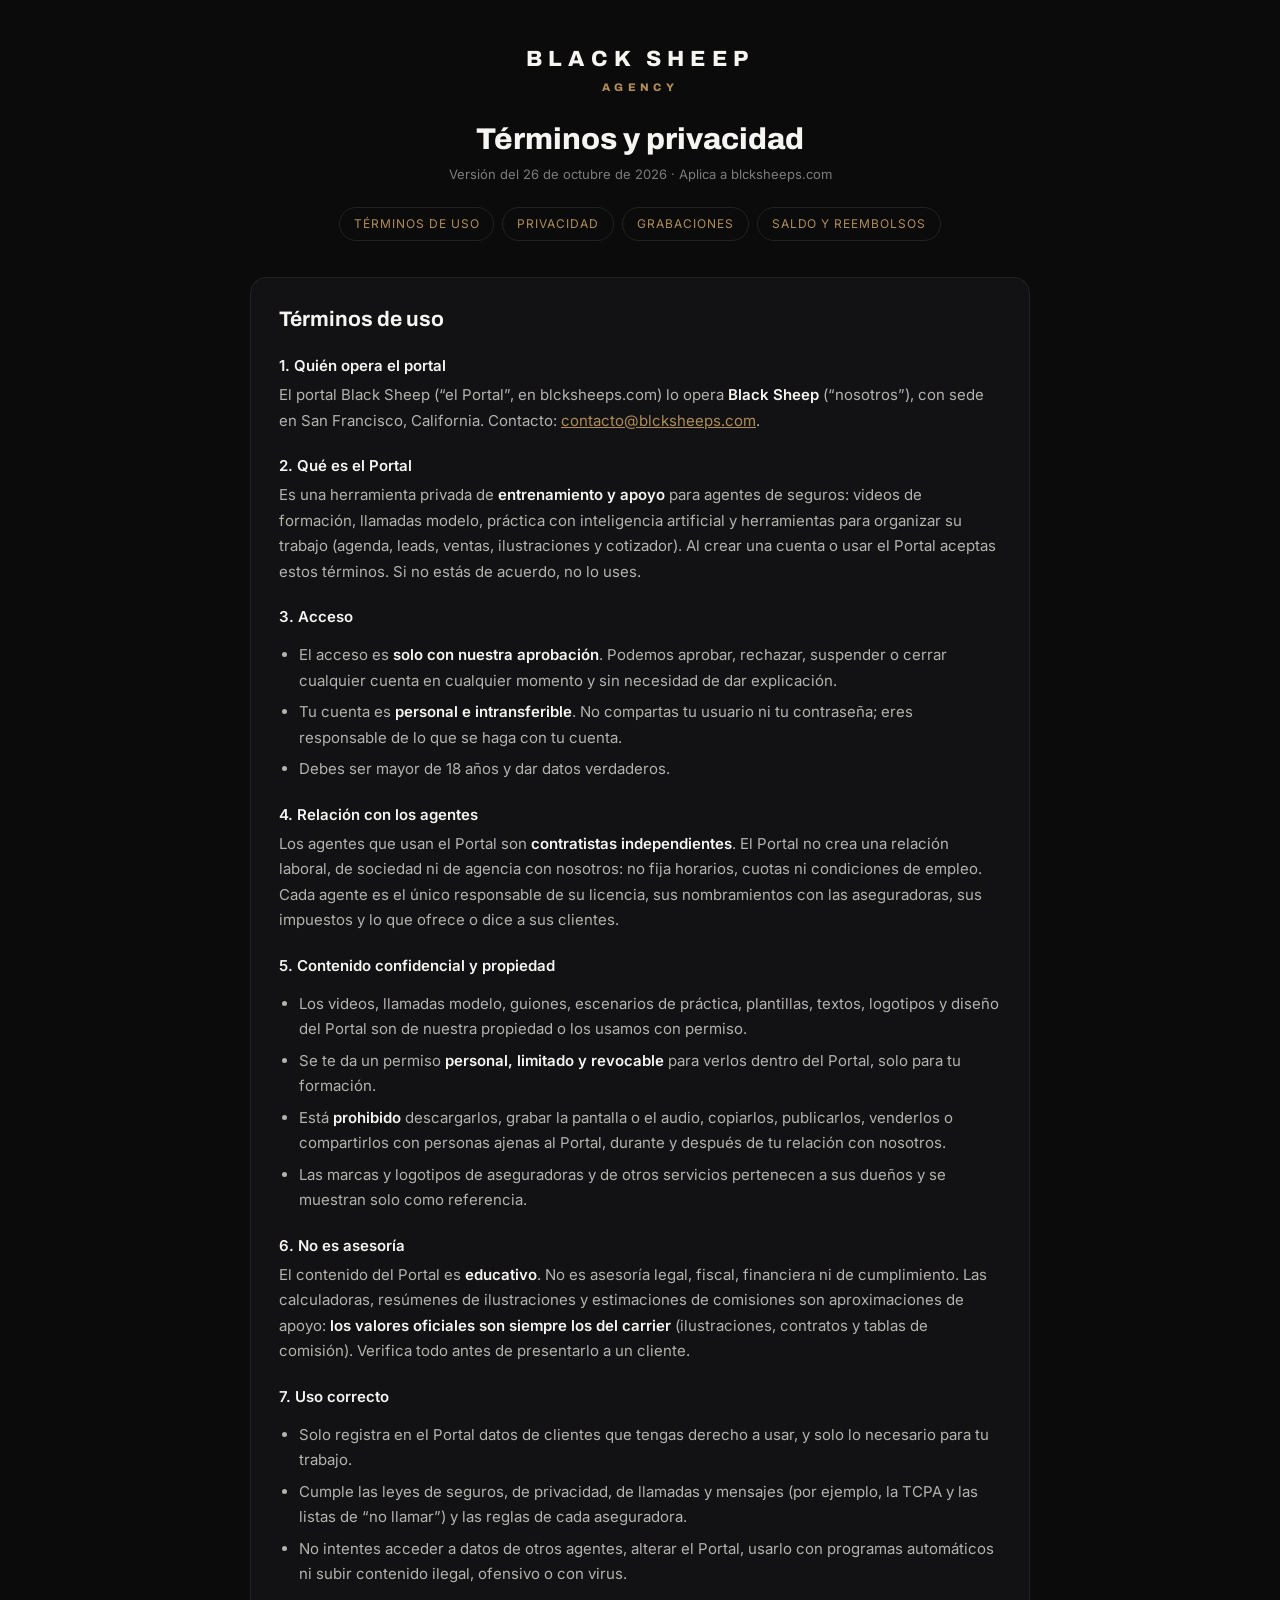
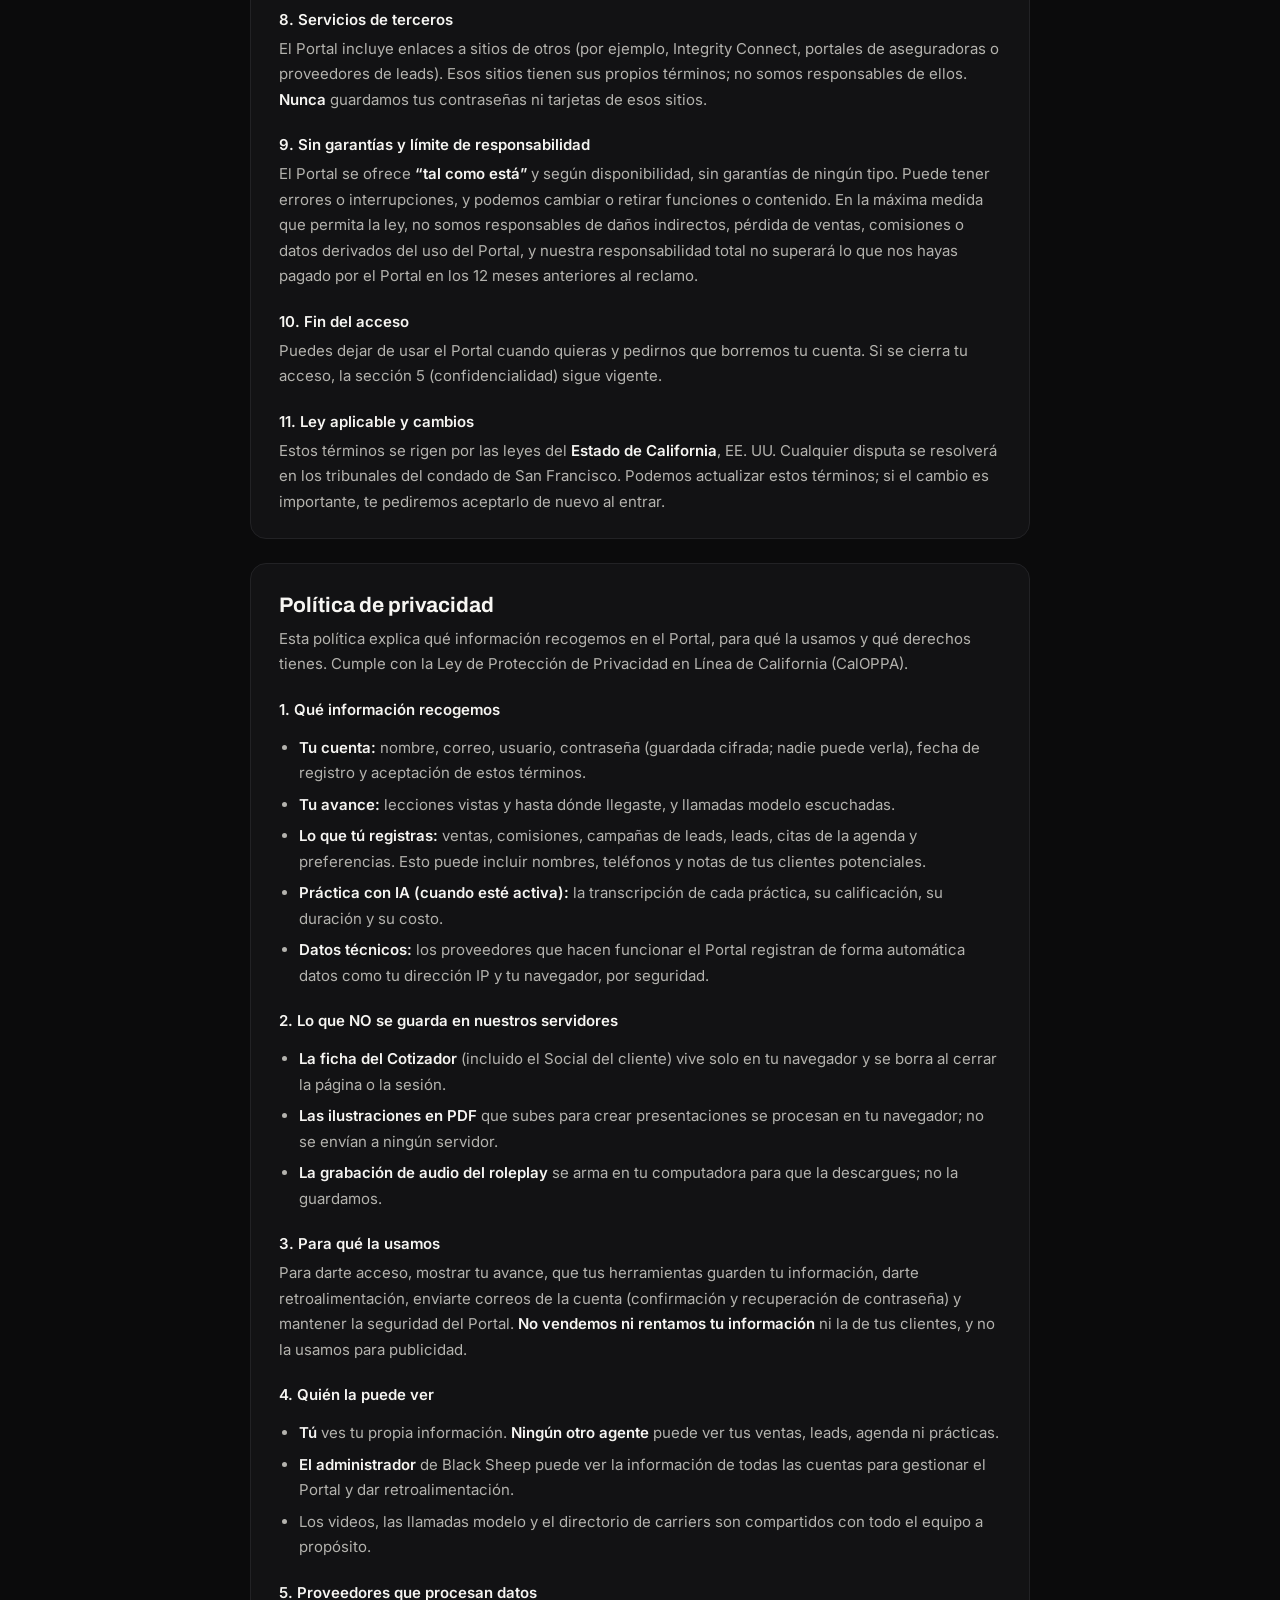
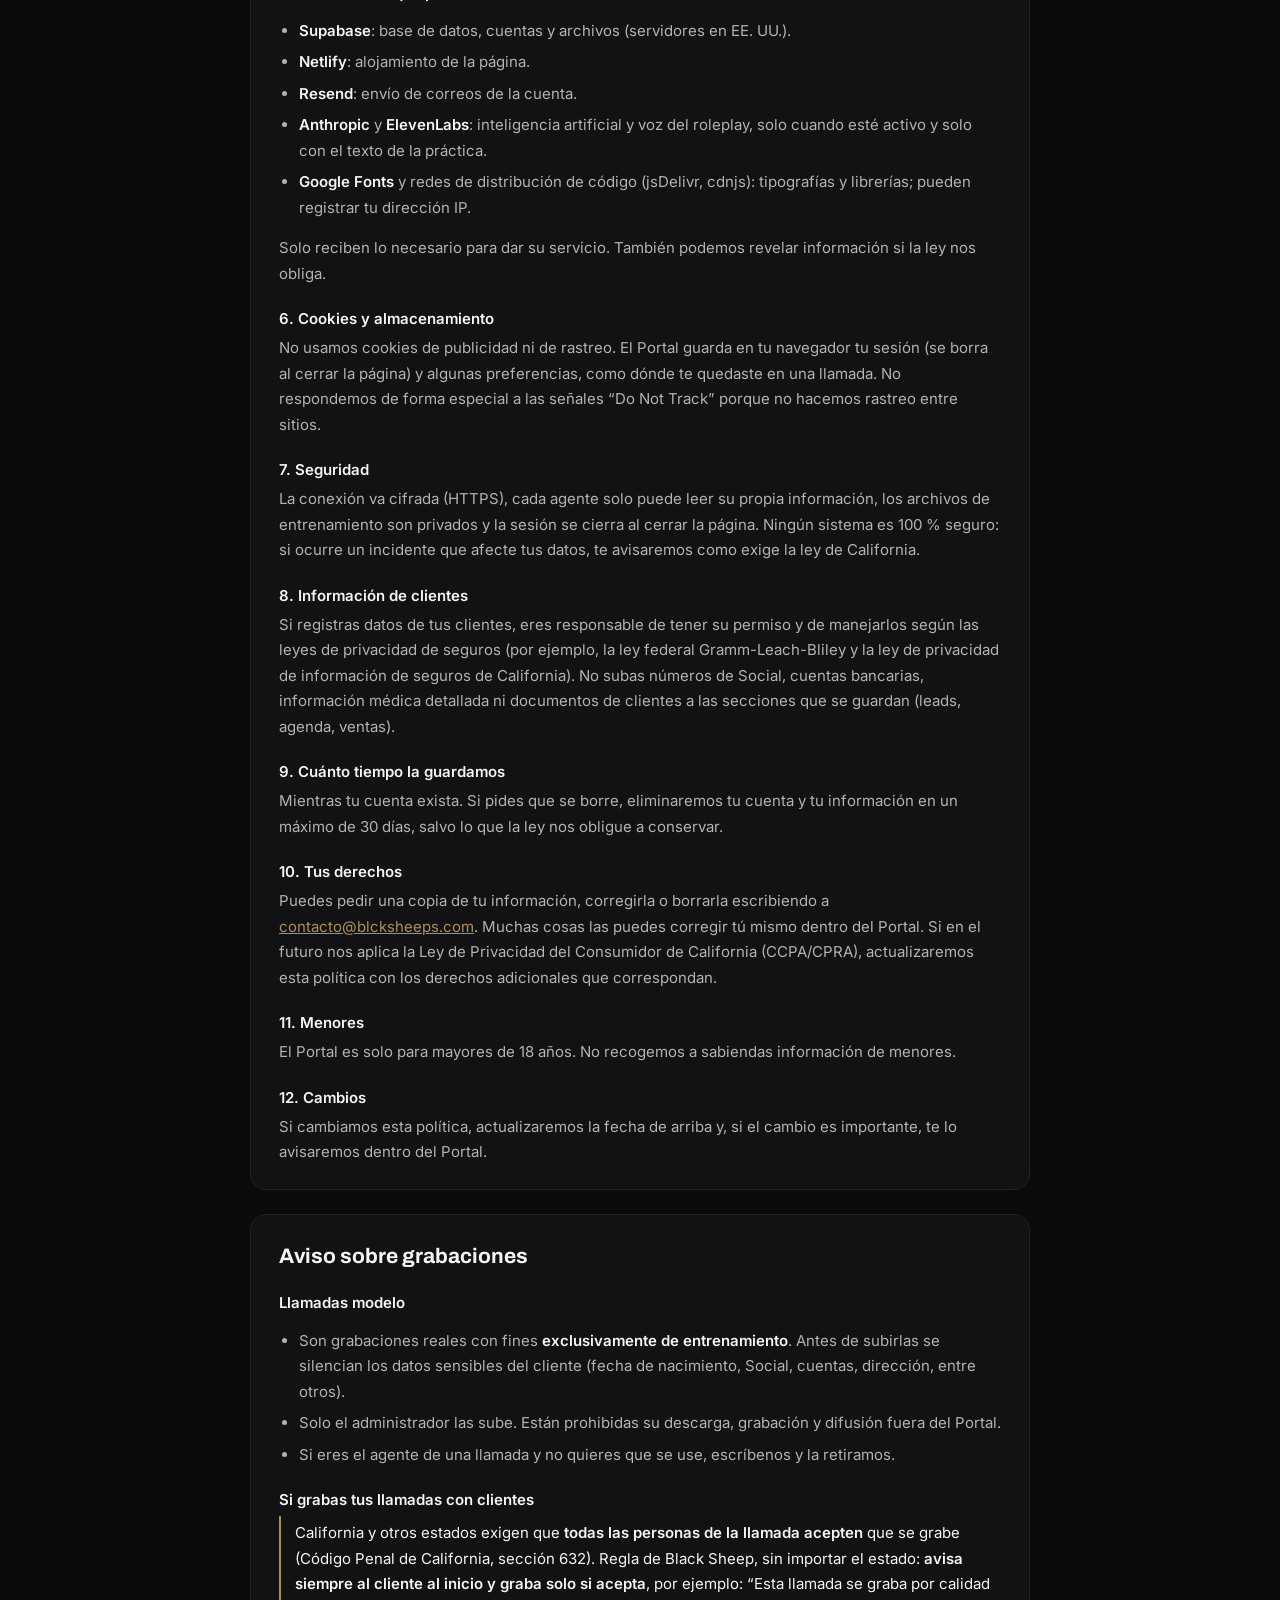
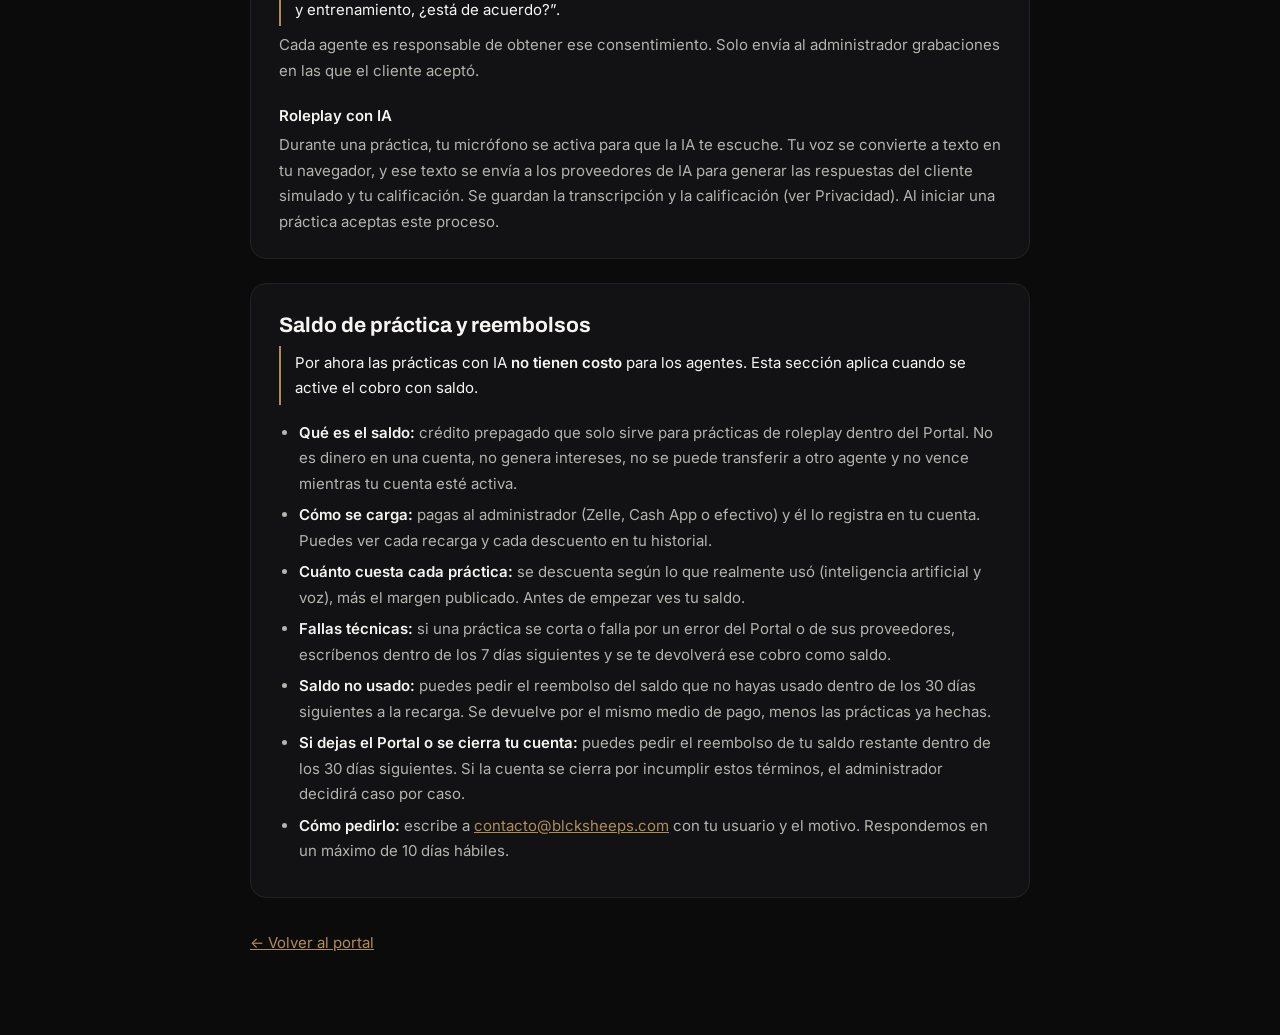
<file: legal.html>
<!doctype html>
<html lang="es">
<head>
  <meta charset="utf-8">
  <meta name="viewport" content="width=device-width, initial-scale=1">
  <title>Términos y privacidad · Black Sheep</title>
  <link rel="icon" href="assets/logo-mark.svg" type="image/svg+xml">
  <link rel="preconnect" href="https://fonts.googleapis.com">
  <link rel="preconnect" href="https://fonts.gstatic.com" crossorigin>
  <link href="https://fonts.googleapis.com/css2?family=Archivo:wght@500;700;800&family=Inter:wght@400;500;600&display=swap" rel="stylesheet">
  <style>
    :root { --bg:#0b0b0c; --surface:#121214; --line:#222225; --ink:#f6f5f2; --ink-2:#b4b3ae; --muted:#7d7c78; --accent:#b08d57; }
    * { box-sizing: border-box; }
    body { margin: 0; background: var(--bg); color: var(--ink-2); font: 400 15px/1.7 "Inter", system-ui, sans-serif; }
    a { color: var(--accent); }
    .wrap { max-width: 820px; margin: 0 auto; padding: 48px 20px 80px; }
    header { text-align: center; margin-bottom: 36px; }
    .brand { color: var(--ink); font: 800 22px/1 "Archivo", sans-serif; letter-spacing: .28em; text-decoration: none; }
    .brand small { display: block; margin-top: 8px; color: var(--accent); font-size: 11px; letter-spacing: .4em; }
    h1 { color: var(--ink); font: 800 30px/1.2 "Archivo", sans-serif; margin: 28px 0 6px; }
    .meta { color: var(--muted); font-size: 13px; }
    nav { display: flex; flex-wrap: wrap; gap: 8px; justify-content: center; margin: 22px 0 0; }
    nav a { border: 1px solid var(--line); border-radius: 999px; padding: 6px 14px; text-decoration: none; font-size: 12px; letter-spacing: .08em; text-transform: uppercase; }
    nav a:hover { border-color: var(--accent); }
    section { background: var(--surface); border: 1px solid var(--line); border-radius: 16px; padding: 28px 28px 18px; margin-top: 24px; scroll-margin-top: 20px; }
    h2 { color: var(--ink); font: 700 21px/1.3 "Archivo", sans-serif; margin: 0 0 4px; }
    h3 { color: var(--ink); font: 600 15px/1.4 "Inter", sans-serif; margin: 22px 0 4px; }
    p, li { margin: 6px 0; }
    ul { padding-left: 20px; }
    strong { color: var(--ink); font-weight: 600; }
    .note { border-left: 2px solid var(--accent); padding: 4px 0 4px 14px; color: var(--ink); }
    .back { display: inline-block; margin-top: 32px; }
    @media (max-width: 560px) { section { padding: 22px 18px 12px; } h1 { font-size: 24px; } }
  </style>
</head>
<body>
<div class="wrap">
  <header>
    <a class="brand" href="./">BLACK SHEEP<small>AGENCY</small></a>
    <h1>Términos y privacidad</h1>
    <p class="meta">Versión del 26 de octubre de 2026 · Aplica a blcksheeps.com</p>
    <nav>
      <a href="#terminos">Términos de uso</a>
      <a href="#privacidad">Privacidad</a>
      <a href="#grabaciones">Grabaciones</a>
      <a href="#reembolsos">Saldo y reembolsos</a>
    </nav>
  </header>

  <section id="terminos">
    <h2>Términos de uso</h2>

    <h3>1. Quién opera el portal</h3>
    <p>El portal Black Sheep (“el Portal”, en blcksheeps.com) lo opera <strong>Black Sheep</strong> (“nosotros”), con sede en San Francisco, California. Contacto: <a href="mailto:contacto@blcksheeps.com">contacto@blcksheeps.com</a>.</p>

    <h3>2. Qué es el Portal</h3>
    <p>Es una herramienta privada de <strong>entrenamiento y apoyo</strong> para agentes de seguros: videos de formación, llamadas modelo, práctica con inteligencia artificial y herramientas para organizar su trabajo (agenda, leads, ventas, ilustraciones y cotizador). Al crear una cuenta o usar el Portal aceptas estos términos. Si no estás de acuerdo, no lo uses.</p>

    <h3>3. Acceso</h3>
    <ul>
      <li>El acceso es <strong>solo con nuestra aprobación</strong>. Podemos aprobar, rechazar, suspender o cerrar cualquier cuenta en cualquier momento y sin necesidad de dar explicación.</li>
      <li>Tu cuenta es <strong>personal e intransferible</strong>. No compartas tu usuario ni tu contraseña; eres responsable de lo que se haga con tu cuenta.</li>
      <li>Debes ser mayor de 18 años y dar datos verdaderos.</li>
    </ul>

    <h3>4. Relación con los agentes</h3>
    <p>Los agentes que usan el Portal son <strong>contratistas independientes</strong>. El Portal no crea una relación laboral, de sociedad ni de agencia con nosotros: no fija horarios, cuotas ni condiciones de empleo. Cada agente es el único responsable de su licencia, sus nombramientos con las aseguradoras, sus impuestos y lo que ofrece o dice a sus clientes.</p>

    <h3>5. Contenido confidencial y propiedad</h3>
    <ul>
      <li>Los videos, llamadas modelo, guiones, escenarios de práctica, plantillas, textos, logotipos y diseño del Portal son de nuestra propiedad o los usamos con permiso.</li>
      <li>Se te da un permiso <strong>personal, limitado y revocable</strong> para verlos dentro del Portal, solo para tu formación.</li>
      <li>Está <strong>prohibido</strong> descargarlos, grabar la pantalla o el audio, copiarlos, publicarlos, venderlos o compartirlos con personas ajenas al Portal, durante y después de tu relación con nosotros.</li>
      <li>Las marcas y logotipos de aseguradoras y de otros servicios pertenecen a sus dueños y se muestran solo como referencia.</li>
    </ul>

    <h3>6. No es asesoría</h3>
    <p>El contenido del Portal es <strong>educativo</strong>. No es asesoría legal, fiscal, financiera ni de cumplimiento. Las calculadoras, resúmenes de ilustraciones y estimaciones de comisiones son aproximaciones de apoyo: <strong>los valores oficiales son siempre los del carrier</strong> (ilustraciones, contratos y tablas de comisión). Verifica todo antes de presentarlo a un cliente.</p>

    <h3>7. Uso correcto</h3>
    <ul>
      <li>Solo registra en el Portal datos de clientes que tengas derecho a usar, y solo lo necesario para tu trabajo.</li>
      <li>Cumple las leyes de seguros, de privacidad, de llamadas y mensajes (por ejemplo, la TCPA y las listas de “no llamar”) y las reglas de cada aseguradora.</li>
      <li>No intentes acceder a datos de otros agentes, alterar el Portal, usarlo con programas automáticos ni subir contenido ilegal, ofensivo o con virus.</li>
    </ul>

    <h3>8. Servicios de terceros</h3>
    <p>El Portal incluye enlaces a sitios de otros (por ejemplo, Integrity Connect, portales de aseguradoras o proveedores de leads). Esos sitios tienen sus propios términos; no somos responsables de ellos. <strong>Nunca</strong> guardamos tus contraseñas ni tarjetas de esos sitios.</p>

    <h3>9. Sin garantías y límite de responsabilidad</h3>
    <p>El Portal se ofrece <strong>“tal como está”</strong> y según disponibilidad, sin garantías de ningún tipo. Puede tener errores o interrupciones, y podemos cambiar o retirar funciones o contenido. En la máxima medida que permita la ley, no somos responsables de daños indirectos, pérdida de ventas, comisiones o datos derivados del uso del Portal, y nuestra responsabilidad total no superará lo que nos hayas pagado por el Portal en los 12 meses anteriores al reclamo.</p>

    <h3>10. Fin del acceso</h3>
    <p>Puedes dejar de usar el Portal cuando quieras y pedirnos que borremos tu cuenta. Si se cierra tu acceso, la sección 5 (confidencialidad) sigue vigente.</p>

    <h3>11. Ley aplicable y cambios</h3>
    <p>Estos términos se rigen por las leyes del <strong>Estado de California</strong>, EE. UU. Cualquier disputa se resolverá en los tribunales del condado de San Francisco. Podemos actualizar estos términos; si el cambio es importante, te pediremos aceptarlo de nuevo al entrar.</p>
  </section>

  <section id="privacidad">
    <h2>Política de privacidad</h2>
    <p>Esta política explica qué información recogemos en el Portal, para qué la usamos y qué derechos tienes. Cumple con la Ley de Protección de Privacidad en Línea de California (CalOPPA).</p>

    <h3>1. Qué información recogemos</h3>
    <ul>
      <li><strong>Tu cuenta:</strong> nombre, correo, usuario, contraseña (guardada cifrada; nadie puede verla), fecha de registro y aceptación de estos términos.</li>
      <li><strong>Tu avance:</strong> lecciones vistas y hasta dónde llegaste, y llamadas modelo escuchadas.</li>
      <li><strong>Lo que tú registras:</strong> ventas, comisiones, campañas de leads, leads, citas de la agenda y preferencias. Esto puede incluir nombres, teléfonos y notas de tus clientes potenciales.</li>
      <li><strong>Práctica con IA (cuando esté activa):</strong> la transcripción de cada práctica, su calificación, su duración y su costo.</li>
      <li><strong>Datos técnicos:</strong> los proveedores que hacen funcionar el Portal registran de forma automática datos como tu dirección IP y tu navegador, por seguridad.</li>
    </ul>

    <h3>2. Lo que NO se guarda en nuestros servidores</h3>
    <ul>
      <li><strong>La ficha del Cotizador</strong> (incluido el Social del cliente) vive solo en tu navegador y se borra al cerrar la página o la sesión.</li>
      <li><strong>Las ilustraciones en PDF</strong> que subes para crear presentaciones se procesan en tu navegador; no se envían a ningún servidor.</li>
      <li><strong>La grabación de audio del roleplay</strong> se arma en tu computadora para que la descargues; no la guardamos.</li>
    </ul>

    <h3>3. Para qué la usamos</h3>
    <p>Para darte acceso, mostrar tu avance, que tus herramientas guarden tu información, darte retroalimentación, enviarte correos de la cuenta (confirmación y recuperación de contraseña) y mantener la seguridad del Portal. <strong>No vendemos ni rentamos tu información</strong> ni la de tus clientes, y no la usamos para publicidad.</p>

    <h3>4. Quién la puede ver</h3>
    <ul>
      <li><strong>Tú</strong> ves tu propia información. <strong>Ningún otro agente</strong> puede ver tus ventas, leads, agenda ni prácticas.</li>
      <li><strong>El administrador</strong> de Black Sheep puede ver la información de todas las cuentas para gestionar el Portal y dar retroalimentación.</li>
      <li>Los videos, las llamadas modelo y el directorio de carriers son compartidos con todo el equipo a propósito.</li>
    </ul>

    <h3>5. Proveedores que procesan datos</h3>
    <ul>
      <li><strong>Supabase</strong>: base de datos, cuentas y archivos (servidores en EE. UU.).</li>
      <li><strong>Netlify</strong>: alojamiento de la página.</li>
      <li><strong>Resend</strong>: envío de correos de la cuenta.</li>
      <li><strong>Anthropic</strong> y <strong>ElevenLabs</strong>: inteligencia artificial y voz del roleplay, solo cuando esté activo y solo con el texto de la práctica.</li>
      <li><strong>Google Fonts</strong> y redes de distribución de código (jsDelivr, cdnjs): tipografías y librerías; pueden registrar tu dirección IP.</li>
    </ul>
    <p>Solo reciben lo necesario para dar su servicio. También podemos revelar información si la ley nos obliga.</p>

    <h3>6. Cookies y almacenamiento</h3>
    <p>No usamos cookies de publicidad ni de rastreo. El Portal guarda en tu navegador tu sesión (se borra al cerrar la página) y algunas preferencias, como dónde te quedaste en una llamada. No respondemos de forma especial a las señales “Do Not Track” porque no hacemos rastreo entre sitios.</p>

    <h3>7. Seguridad</h3>
    <p>La conexión va cifrada (HTTPS), cada agente solo puede leer su propia información, los archivos de entrenamiento son privados y la sesión se cierra al cerrar la página. Ningún sistema es 100 % seguro: si ocurre un incidente que afecte tus datos, te avisaremos como exige la ley de California.</p>

    <h3>8. Información de clientes</h3>
    <p>Si registras datos de tus clientes, eres responsable de tener su permiso y de manejarlos según las leyes de privacidad de seguros (por ejemplo, la ley federal Gramm-Leach-Bliley y la ley de privacidad de información de seguros de California). No subas números de Social, cuentas bancarias, información médica detallada ni documentos de clientes a las secciones que se guardan (leads, agenda, ventas).</p>

    <h3>9. Cuánto tiempo la guardamos</h3>
    <p>Mientras tu cuenta exista. Si pides que se borre, eliminaremos tu cuenta y tu información en un máximo de 30 días, salvo lo que la ley nos obligue a conservar.</p>

    <h3>10. Tus derechos</h3>
    <p>Puedes pedir una copia de tu información, corregirla o borrarla escribiendo a <a href="mailto:contacto@blcksheeps.com">contacto@blcksheeps.com</a>. Muchas cosas las puedes corregir tú mismo dentro del Portal. Si en el futuro nos aplica la Ley de Privacidad del Consumidor de California (CCPA/CPRA), actualizaremos esta política con los derechos adicionales que correspondan.</p>

    <h3>11. Menores</h3>
    <p>El Portal es solo para mayores de 18 años. No recogemos a sabiendas información de menores.</p>

    <h3>12. Cambios</h3>
    <p>Si cambiamos esta política, actualizaremos la fecha de arriba y, si el cambio es importante, te lo avisaremos dentro del Portal.</p>
  </section>

  <section id="grabaciones">
    <h2>Aviso sobre grabaciones</h2>

    <h3>Llamadas modelo</h3>
    <ul>
      <li>Son grabaciones reales con fines <strong>exclusivamente de entrenamiento</strong>. Antes de subirlas se silencian los datos sensibles del cliente (fecha de nacimiento, Social, cuentas, dirección, entre otros).</li>
      <li>Solo el administrador las sube. Están prohibidas su descarga, grabación y difusión fuera del Portal.</li>
      <li>Si eres el agente de una llamada y no quieres que se use, escríbenos y la retiramos.</li>
    </ul>

    <h3>Si grabas tus llamadas con clientes</h3>
    <p class="note">California y otros estados exigen que <strong>todas las personas de la llamada acepten</strong> que se grabe (Código Penal de California, sección 632). Regla de Black Sheep, sin importar el estado: <strong>avisa siempre al cliente al inicio y graba solo si acepta</strong>, por ejemplo: “Esta llamada se graba por calidad y entrenamiento, ¿está de acuerdo?”.</p>
    <p>Cada agente es responsable de obtener ese consentimiento. Solo envía al administrador grabaciones en las que el cliente aceptó.</p>

    <h3>Roleplay con IA</h3>
    <p>Durante una práctica, tu micrófono se activa para que la IA te escuche. Tu voz se convierte a texto en tu navegador, y ese texto se envía a los proveedores de IA para generar las respuestas del cliente simulado y tu calificación. Se guardan la transcripción y la calificación (ver Privacidad). Al iniciar una práctica aceptas este proceso.</p>
  </section>

  <section id="reembolsos">
    <h2>Saldo de práctica y reembolsos</h2>
    <p class="note">Por ahora las prácticas con IA <strong>no tienen costo</strong> para los agentes. Esta sección aplica cuando se active el cobro con saldo.</p>
    <ul>
      <li><strong>Qué es el saldo:</strong> crédito prepagado que solo sirve para prácticas de roleplay dentro del Portal. No es dinero en una cuenta, no genera intereses, no se puede transferir a otro agente y no vence mientras tu cuenta esté activa.</li>
      <li><strong>Cómo se carga:</strong> pagas al administrador (Zelle, Cash App o efectivo) y él lo registra en tu cuenta. Puedes ver cada recarga y cada descuento en tu historial.</li>
      <li><strong>Cuánto cuesta cada práctica:</strong> se descuenta según lo que realmente usó (inteligencia artificial y voz), más el margen publicado. Antes de empezar ves tu saldo.</li>
      <li><strong>Fallas técnicas:</strong> si una práctica se corta o falla por un error del Portal o de sus proveedores, escríbenos dentro de los 7 días siguientes y se te devolverá ese cobro como saldo.</li>
      <li><strong>Saldo no usado:</strong> puedes pedir el reembolso del saldo que no hayas usado dentro de los 30 días siguientes a la recarga. Se devuelve por el mismo medio de pago, menos las prácticas ya hechas.</li>
      <li><strong>Si dejas el Portal o se cierra tu cuenta:</strong> puedes pedir el reembolso de tu saldo restante dentro de los 30 días siguientes. Si la cuenta se cierra por incumplir estos términos, el administrador decidirá caso por caso.</li>
      <li><strong>Cómo pedirlo:</strong> escribe a <a href="mailto:contacto@blcksheeps.com">contacto@blcksheeps.com</a> con tu usuario y el motivo. Respondemos en un máximo de 10 días hábiles.</li>
    </ul>
  </section>

  <a class="back" href="./">← Volver al portal</a>
</div>
</body>
</html>
</file>
